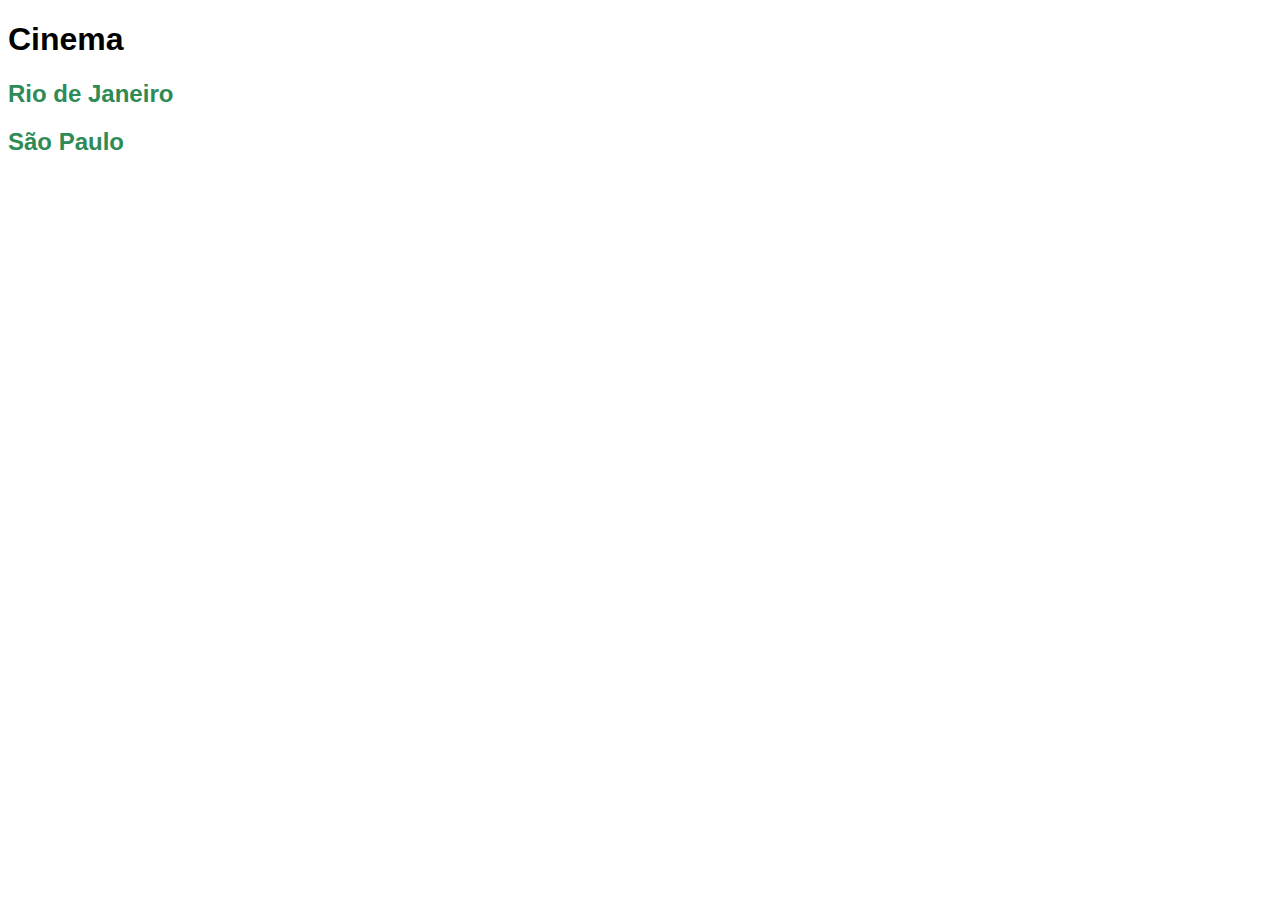
<file: cinema/index.html>
<!DOCTYPE html>
<html lang="en">
<head>
    <meta charset="UTF-8">
    <meta http-equiv="X-UA-Compatible" content="IE=edge">
    <meta name="viewport" content="width=device-width, initial-scale=1.0">
    <link rel="stylesheet" href="./css/style.css">
    <title>Cinema</title>
</head>
<body>
    <h1>Cinema</h1>
    <h2><a href="./estados/rj.html">Rio de Janeiro</a></h2>
    <h2><a href="./estados/sp.html">São Paulo</a></h2>
</body>
</html>
</file>
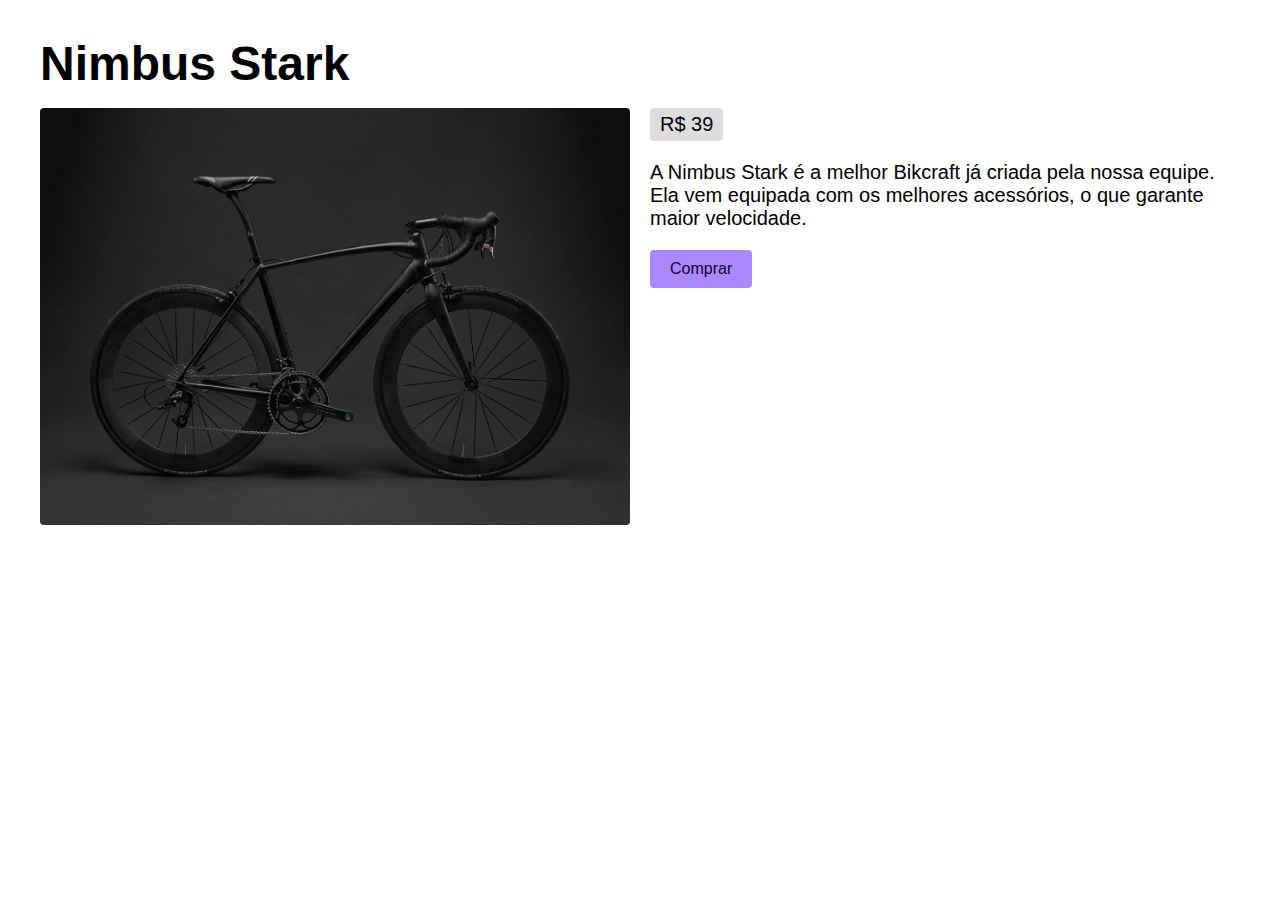
<file: css -curso/index.html>
<!DOCTYPE html>
<html lang="en">

<head>
    <meta charset="UTF-8">
    <meta http-equiv="X-UA-Compatible" content="IE=edge">
    <meta name="viewport" content="width=device-width, initial-scale=1.0">
    <link rel="stylesheet" href="./css/style.css">
    <title>css</title>
</head>

<body>
    <main>
        <div class="wrapper">
            <h1 class="titulo">Nimbus Stark</h1>
            <img class="foto" src="./img/bicicleta.jpg" alt="bicicleta">
            <div class="info">
            <span class="preco">R$ 39</span>
            <p class="descricao">A Nimbus Stark é a melhor Bikcraft já criada pela nossa equipe. Ela vem equipada com os melhores acessórios, o que garante maior velocidade.</p>
            <a class="comprar" href="#">Comprar</a>
            </div>
        </div>
    </main>
</body>

</html>
</file>
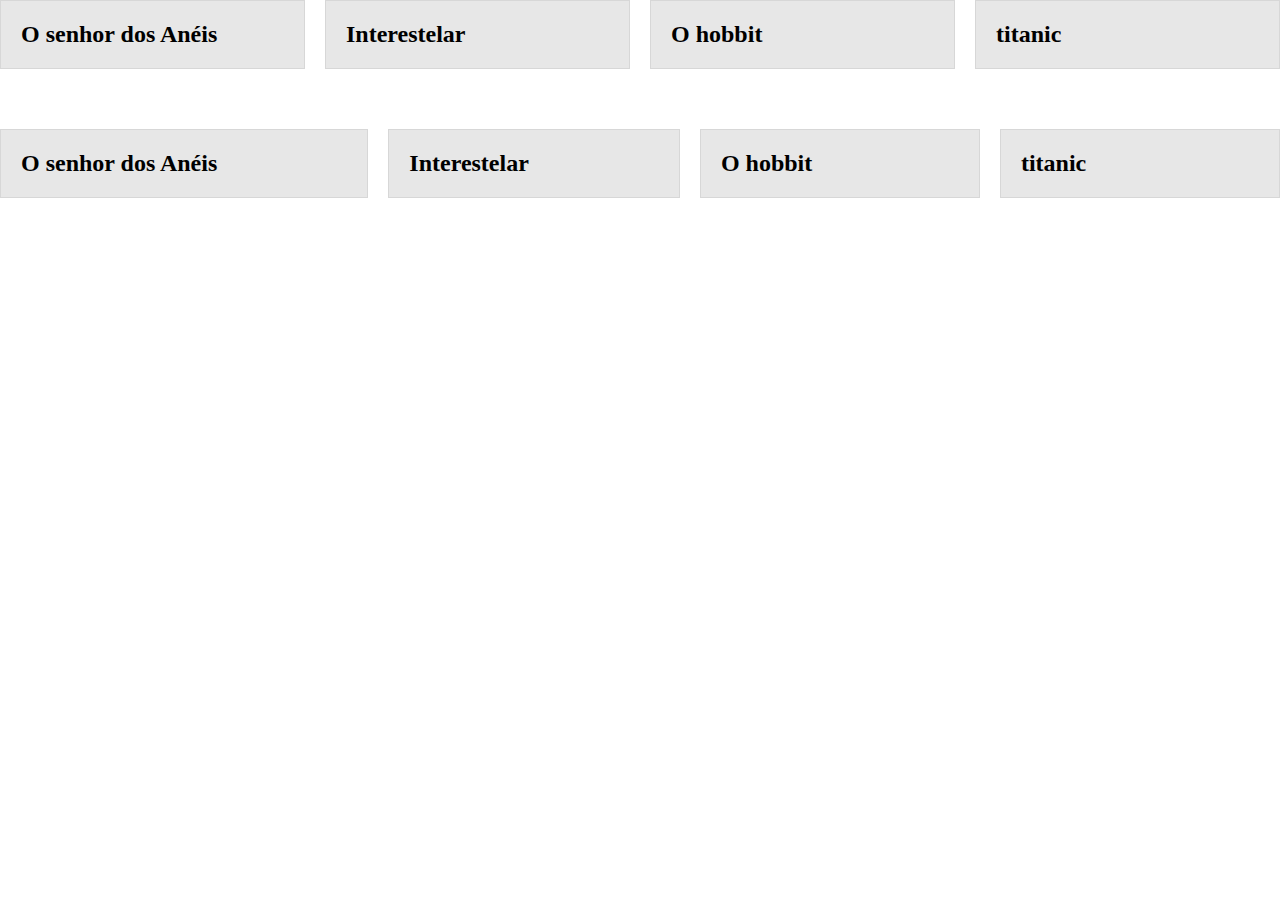
<file: Flexbox 1/index.html>
<!DOCTYPE html>
<html lang="en">
<head>
  <meta charset="UTF-8">
  <meta http-equiv="X-UA-Compatible" content="IE=edge">
  <meta name="viewport" content="width=device-width, initial-scale=1.0">
  <link rel="stylesheet" href="./css/style.css">
  <title>Flexbox</title>
</head>
<body>
  <main>
    <div class="flexbox">
      <h2>O senhor dos Anéis</h2>
      <h2>Interestelar</h2>
      <h2>O hobbit</h2>
      <h2>titanic</h2>
    </div>
    <div class="grid">
      <h2>O senhor dos Anéis</h2>
      <h2>Interestelar</h2>
      <h2>O hobbit</h2>
      <h2>titanic</h2>
    </div>
  </main>
</body>
</html>
</file>
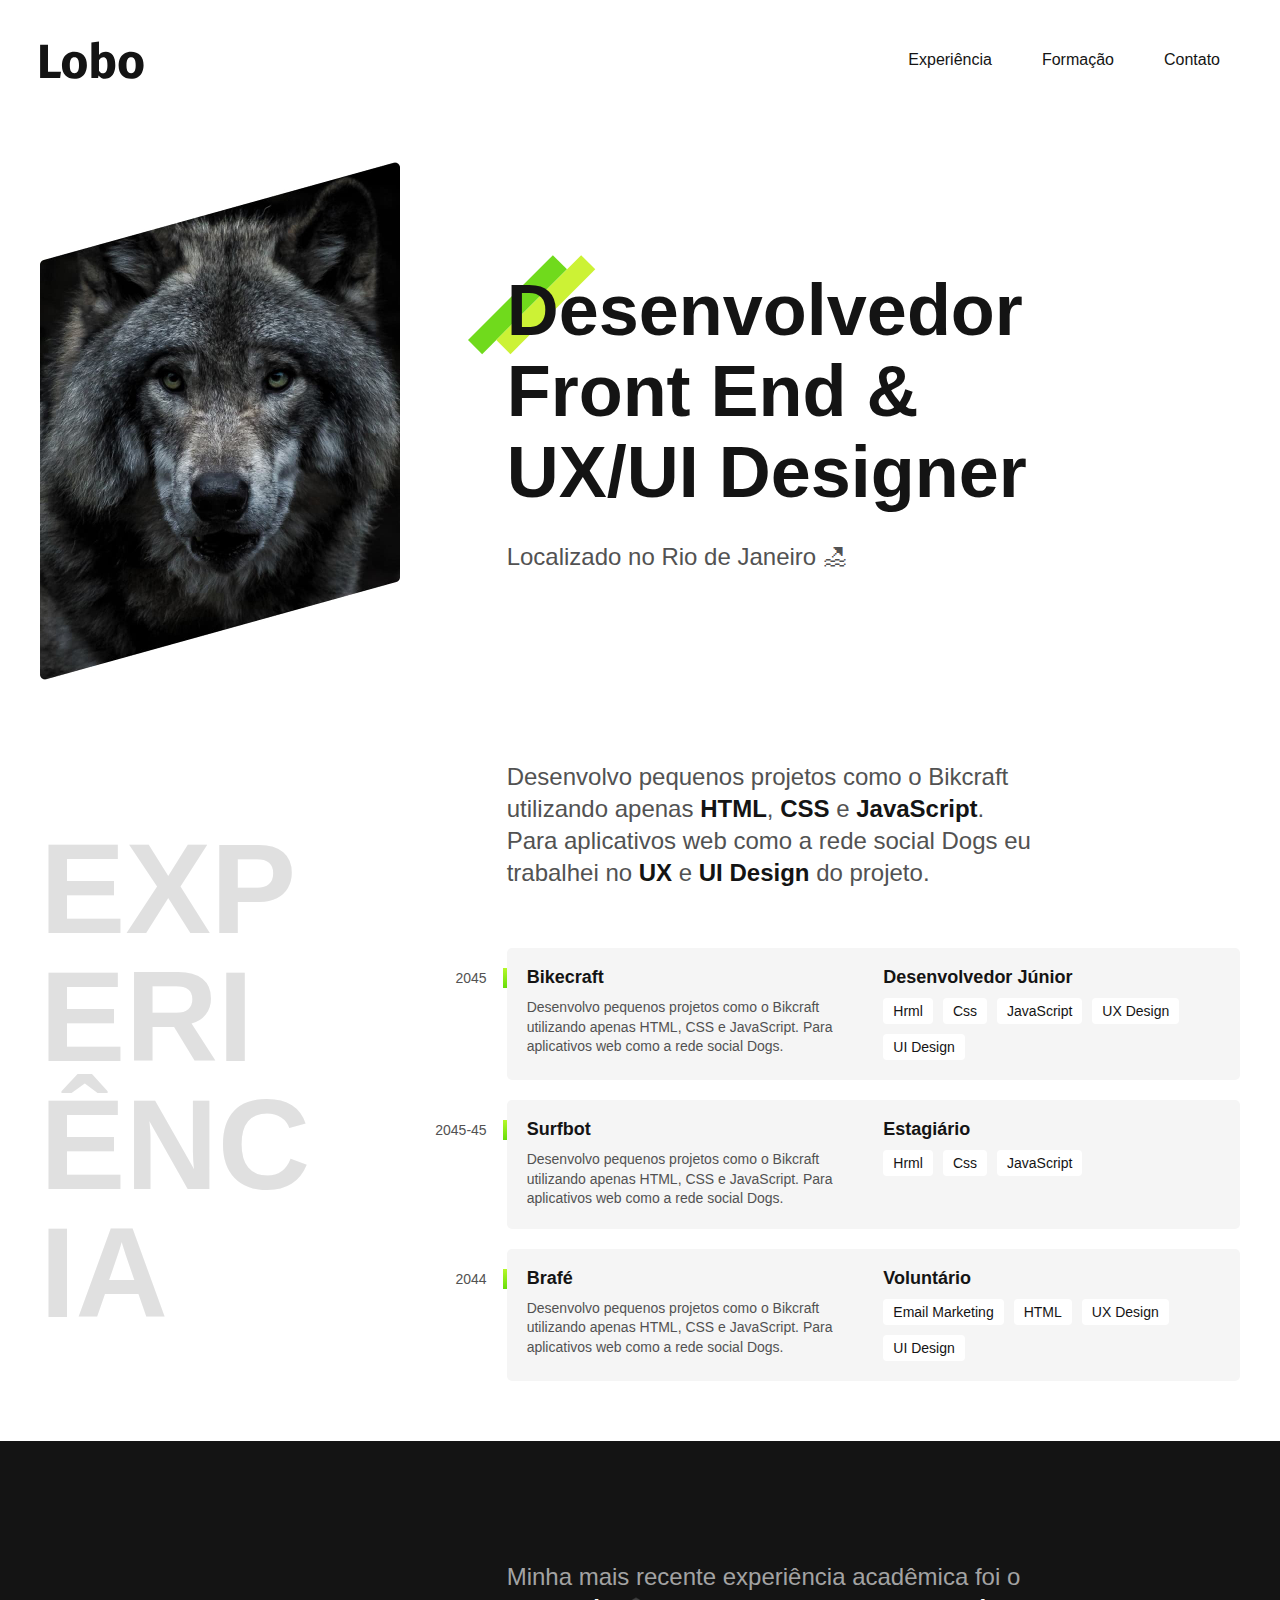
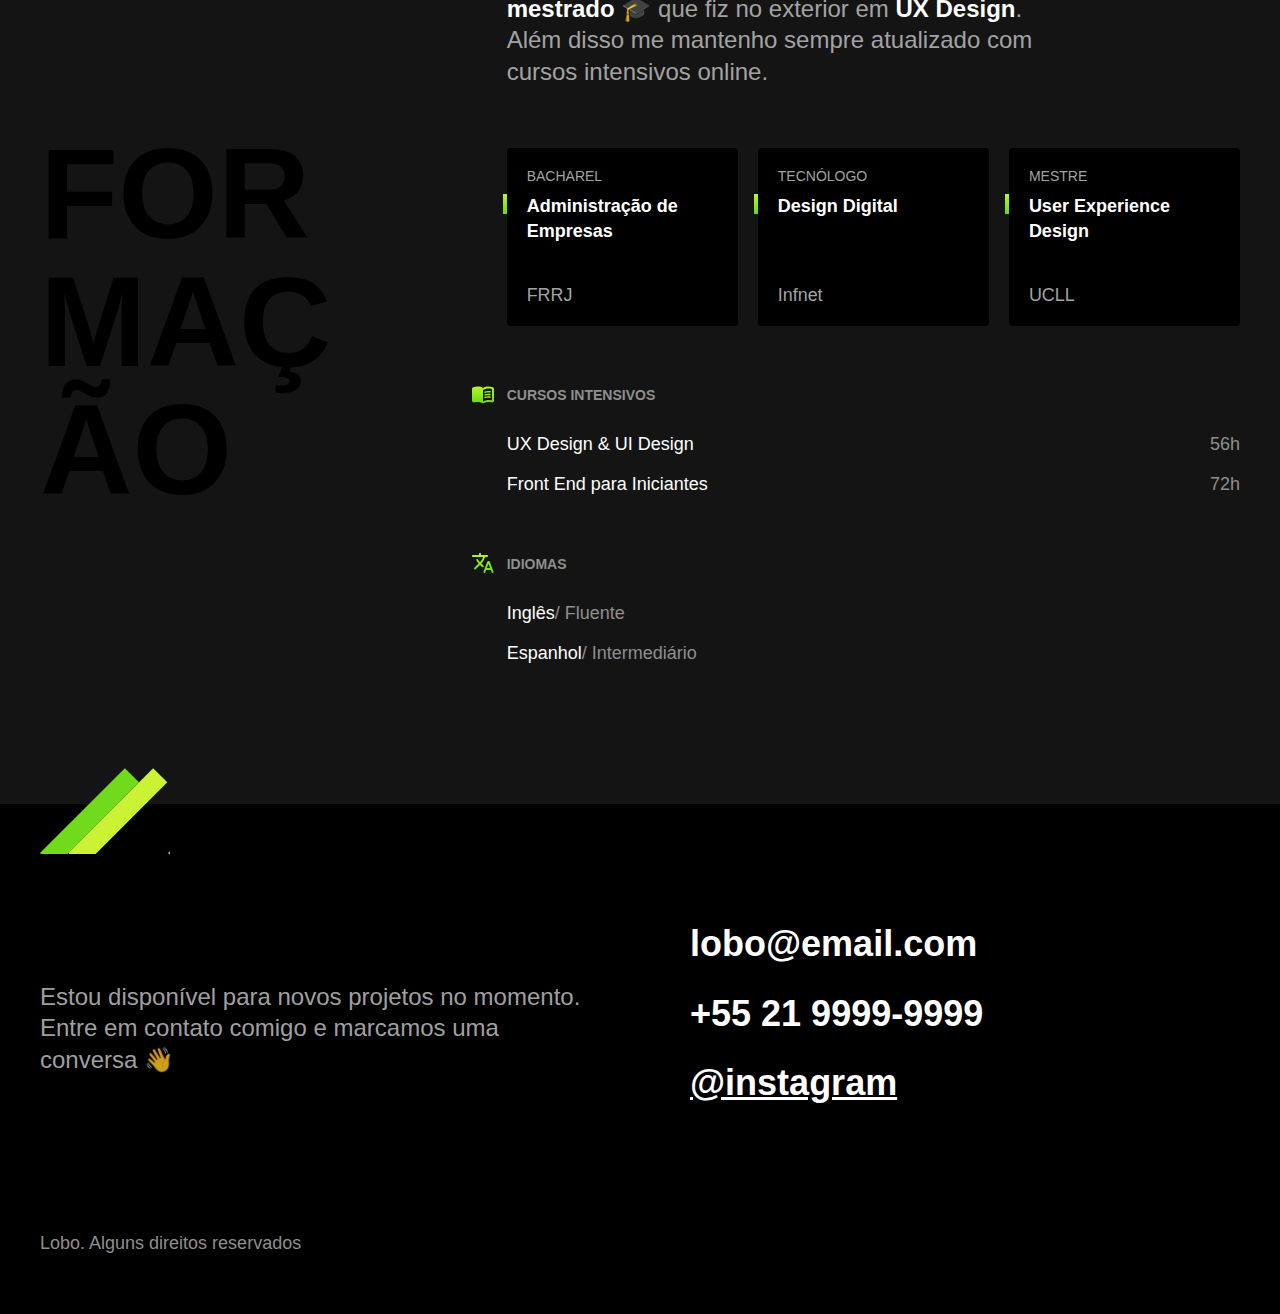
<file: Portfolio Projeto/index.html>
<!DOCTYPE html>
<html lang="en">
<head>
  <meta charset="UTF-8">
  <meta http-equiv="X-UA-Compatible" content="IE=edge">
  <meta name="viewport" content="width=device-width, initial-scale=1.0">
  <meta name="description" content="Desenvolvedor Front End & UX/UI Designer">
  <title>Lobo - Desenvolverdor e Designer</title>
  <link rel="stylesheet" href="Css/style.css">
  <link rel="icon" href="./favicon.svg" type="image/svg+xml">
  <link rel="preconnect" href="https://fonts.googleapis.com">
<link rel="preconnect" href="https://fonts.gstatic.com" crossorigin>
<link href="https://fonts.googleapis.com/css2?family=Fira+Sans:wght@400;700&display=swap" rel="stylesheet">
</head>

<body>
  <header class="header">
    <img src="./img/marca.svg" alt="lobo" width="104" height="38">
    <nav>
      <ul class="header-menu">
        <li><a href="#experiencia">Experiência</a></li>
        <li><a href="#formacao">Formação</a></li>
        <li><a href="#contato">Contato</a></li>
      </ul>
    </nav>
  </header>

  <main class="introducao">
    <img src="./img/perfil.jpg" alt="Lobo Cinza" width="360" height="520">
    <div>
      <h1>Desenvolvedor<br> Front End &<br> UX/UI Designer</h1>
      <p>Localizado no Rio de Janeiro 🏖</p>
    </div>
  </main>

  <section class="experiencia" id="experiencia" aria-label="Experiência" >
    <h2 class="subtitulo">Experiência</h2>
    <div>
      <p class="experiencia-texto">Desenvolvo pequenos projetos como o Bikcraft utilizando apenas <strong>HTML</strong>, <strong>CSS</strong> e <strong>JavaScript</strong>. Para aplicativos web como a rede social Dogs eu trabalhei no <strong>UX</strong> e <strong>UI Design</strong> do projeto.</p>
      <div class="empresa">
        <span class="empresa-ano">2045</span>
        <h3 class="empresa-titulo">Bikecraft</h3>
        <span class="empresa-titulo">Desenvolvedor Júnior</span>
        <p class="empresa-texto">Desenvolvo pequenos projetos como o Bikcraft utilizando apenas HTML, CSS e JavaScript. Para aplicativos web como a rede social Dogs.</p>
        <ul class="empresa-habilidades">
          <li>Hrml</li>
          <li>Css</li>
          <li>JavaScript</li>
          <li>UX Design</li>
          <li>UI Design</li>
        </ul>
      </div>
      <div class="empresa">
        <span class="empresa-ano">2045-45</span>
        <h3 class="empresa-titulo">Surfbot</h3>
        <span class="empresa-titulo">Estagiário</span>
        <p class="empresa-texto">Desenvolvo pequenos projetos como o Bikcraft utilizando apenas HTML, CSS e JavaScript. Para aplicativos web como a rede social Dogs.</p>
        <ul class="empresa-habilidades">
          <li>Hrml</li>
          <li>Css</li>
          <li>JavaScript</li>
        </ul>
      </div>
      <div class="empresa">
        <span class="empresa-ano">2044</span>
        <h3 class="empresa-titulo">Brafé</h3>
        <span class="empresa-titulo">Voluntário</span>
        <p class="empresa-texto">Desenvolvo pequenos projetos como o Bikcraft utilizando apenas HTML, CSS e JavaScript. Para aplicativos web como a rede social Dogs.</p>
        <ul class="empresa-habilidades">
          <li>Email Marketing</li>
          <li>HTML</li>
          <li>UX Design</li>
          <li>UI Design</li>
        </ul>
      </div>
    </div>
  </section>

  <section class="formacao" id="formacao" aria-label="F414ormação">
    <div class="formacao-container">
      <h2 class="subtitulo">Formação</h2>

      <div>
        <p class="formacao-texto">
          Minha mais recente experiência acadêmica foi o <strong>mestrado</strong> 🎓 que fiz no exterior em <strong>UX Design</strong>. Além disso me mantenho sempre atualizado com cursos intensivos online.
        </p>
        <ul class="faculdade-lista">
          <li class="faculdade">
            <span class="faculdade-tipo">Bacharel</span>
            <h3 class="faculdade-curso">Administração
              de Empresas</h3>
            <span class="faculdade-instituicao">FRRJ</span>
          </li>
          <li class="faculdade">
            <span class="faculdade-tipo">Tecnólogo</span>
            <h3 class="faculdade-curso">Design
              Digital</h3>
            <span class="faculdade-instituicao">Infnet</span>
          </li>
          <li class="faculdade">
            <span class="faculdade-tipo">Mestre</span>
            <h3 class="faculdade-curso">User Experience
              Design</h3>
            <span class="faculdade-instituicao">UCLL</span>
          </li>
        </ul>

        <div class="formacao-extra"> 
          <div class="cursos">
            <h3>Cursos intensivos</h3>
            <ul>
              <li>UX Design & UI Design<span>56h</span></li>
              <li>Front End para Iniciantes<span>72h</span></li>
            </ul>
          </div>
          <div class="idiomas">
            <h3>Idiomas</h3>
            <ul>
              <li>Inglês<span>/ Fluente</span></li>
              <li>Espanhol<span>/ Intermediário</span></li>
            </ul>
          </div>
        </div>
      </div>
    </div>
  </section>

  <footer class="footer" id="contato">
    <div class="footer-container">
      <p class="footer-texto">Estou disponível para novos projetos no momento. Entre em contato comigo e marcamos uma conversa 👋</p>
      <ul class="footer-contato">
        <li>lobo@email.com</li>
        <li>+55 21 9999-9999</li>
        <li><a href="/">@instagram</a></li>
      </ul>
      <p class="footer-copy">Lobo. Alguns direitos reservados</p>
    </div>
  </footer>

</body>

</html>
</file>
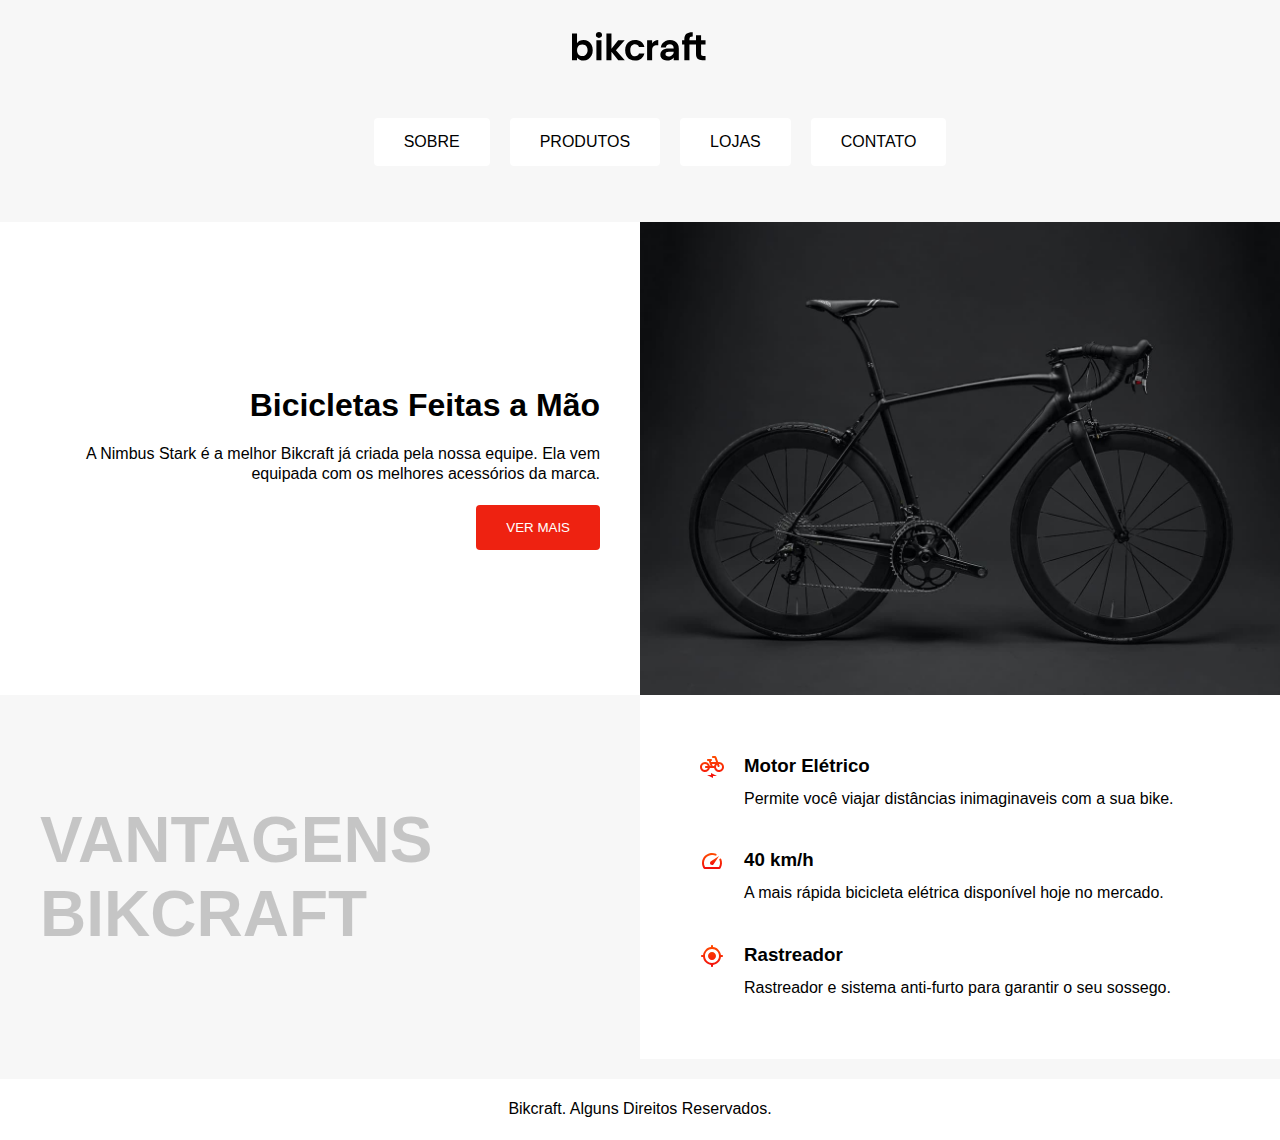
<file: Posicionamento Exercício 1/index.html>
<!DOCTYPE html>
<html lang="pt-br">
<head>
  <meta charset="UTF-8">
  <meta http-equiv="X-UA-Compatible" content="IE=edge">
  <meta name="viewport" content="width=device-width, initial-scale=1.0">
  <link rel="stylesheet" href="./css/style.css">
  <title>Bikcraft</title>
</head>
<body>
    <img class="logo" src="./img/bikcraft.svg" alt="bikecraft">
    <header class="menu">
      <nav class="nav">
        <ul class="list-menu">
          <li><a href="#">SOBRE</a></li>
          <li><a href="#">PRODUTOS</a></li>
          <li><a href="#">LOJAS</a></li>
          <li><a href="#">CONTATO</a></li>
        </ul>
      </nav>
    </header>
    <main>
      <section class="info">
        <div class="intro">
          <span class="detalhe"></span>
          <h1>Bicicletas Feitas a Mão</h1>
          <p>A Nimbus Stark é a melhor Bikcraft já criada pela nossa equipe. Ela vem equipada com os melhores acessórios da marca.</p>
          <a href="#" alt="Button ver mais"><button>VER MAIS</button></a>
        </div>
        <img class="bike" src="./img/bicicleta.jpg" alt="bicicleta">
        <h2 class="subtitulo">VANTAGENS BIKCRAFT</h2>
        <div class="vantagens">
            <div class="vantagens-intem">
              <img src="./img/eletrica.svg" alt="Bicicleta eletrica">
              <h3>Motor Elétrico</h3>
              <p>Permite você viajar distâncias inimaginaveis com a sua bike.</p>
            </div>
            <div class="vantagens-intem">
              <img src="./img/velocidade.svg" alt="Velocidade">
              <h3>40 km/h</h3>
              <p>A mais rápida bicicleta elétrica disponível hoje no mercado.</p>
            </div>
            <div class="vantagens-intem">
              <img src="./img/rastreador.svg" alt="Bike Rastreavel">
              <h3>Rastreador</h3>
              <p>Rastreador e sistema anti-furto para garantir o seu sossego.</p>
            </div>   
        </div>
      </section>
    </main>
    <footer class="rodape">
      <p>Bikcraft. Alguns Direitos Reservados.</p>
    </footer>
</body>
</html>
</file>
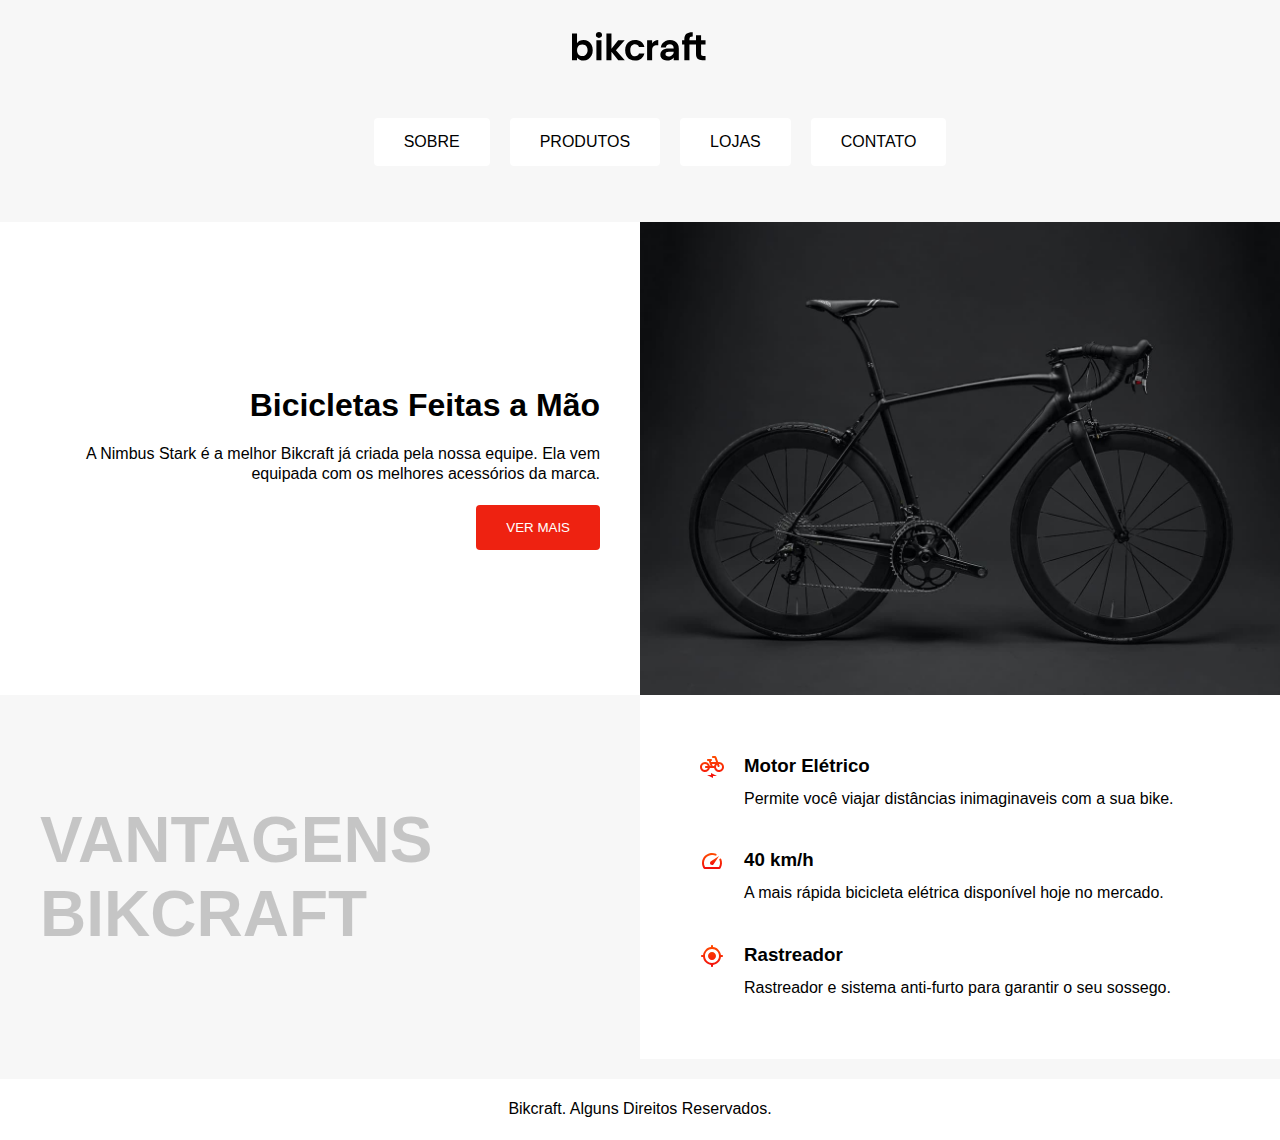
<file: Posicionamento Exercício 1/index.html>
<!DOCTYPE html>
<html lang="pt-br">
<head>
  <meta charset="UTF-8">
  <meta http-equiv="X-UA-Compatible" content="IE=edge">
  <meta name="viewport" content="width=device-width, initial-scale=1.0">
  <link rel="stylesheet" href="./css/style.css">
  <title>Bikcraft</title>
</head>
<body>
    <img class="logo" src="./img/bikcraft.svg" alt="bikecraft">
    <header class="menu">
      <nav class="nav">
        <ul class="list-menu">
          <li><a href="#">SOBRE</a></li>
          <li><a href="#">PRODUTOS</a></li>
          <li><a href="#">LOJAS</a></li>
          <li><a href="#">CONTATO</a></li>
        </ul>
      </nav>
    </header>
    <main>
      <section class="info">
        <div class="intro">
          <span class="detalhe"></span>
          <h1>Bicicletas Feitas a Mão</h1>
          <p>A Nimbus Stark é a melhor Bikcraft já criada pela nossa equipe. Ela vem equipada com os melhores acessórios da marca.</p>
          <a href="#" class="button-bike" alt="Button ver mais"><button>VER MAIS</button></a>
        </div>
        <img class="bike" src="./img/bicicleta.jpg" alt="bicicleta">
        <h2 class="subtitulo">VANTAGENS BIKCRAFT</h2>
        <div class="vantagens">
            <div class="vantagens-intem">
              <img src="./img/eletrica.svg" alt="Bicicleta eletrica">
              <h3>Motor Elétrico</h3>
              <p>Permite você viajar distâncias inimaginaveis com a sua bike.</p>
            </div>
            <div class="vantagens-intem">
              <img src="./img/velocidade.svg" alt="Velocidade">
              <h3>40 km/h</h3>
              <p>A mais rápida bicicleta elétrica disponível hoje no mercado.</p>
            </div>
            <div class="vantagens-intem">
              <img src="./img/rastreador.svg" alt="Bike Rastreavel">
              <h3>Rastreador</h3>
              <p>Rastreador e sistema anti-furto para garantir o seu sossego.</p>
            </div>   
        </div>
      </section>
    </main>
    <footer class="rodape">
      <p>Bikcraft. Alguns Direitos Reservados.</p>
    </footer>
</body>
</html>
</file>
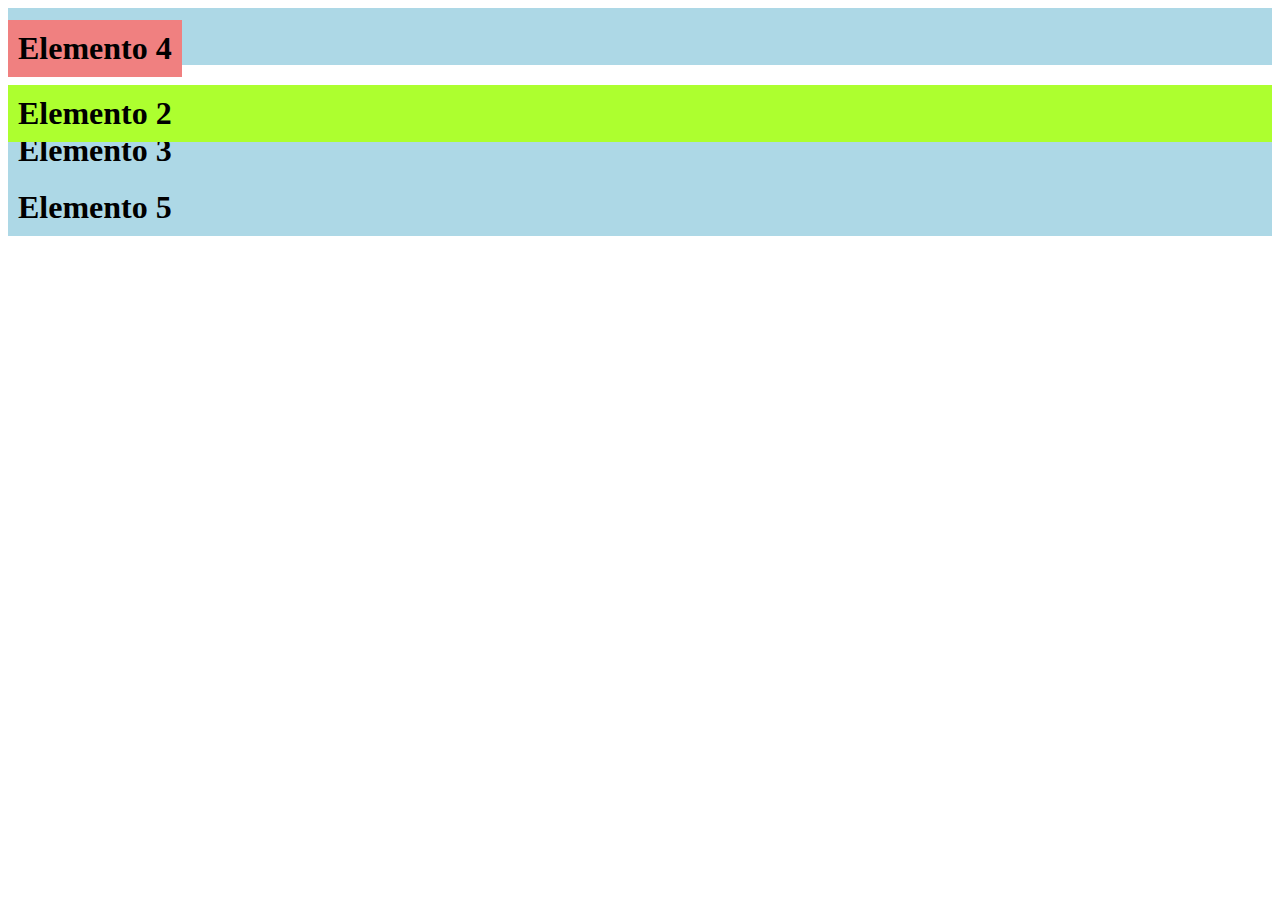
<file: Position/index.html>
<!DOCTYPE html>
<html lang="en">
<head>
  <meta charset="UTF-8">
  <meta http-equiv="X-UA-Compatible" content="IE=edge">
  <meta name="viewport" content="width=device-width, initial-scale=1.0">
  <link rel="stylesheet" href="./css/style.css">
  <title>Position</title>
</head>
<body>
  <main>
  <h1>Elemento 1</h1>
  <h1 class="index1">Elemento 2</h1>
  <h1>Elemento 3</h1>
  <h1 class="index2">Elemento 4</h1>
  <h1>Elemento 5</h1>
  </main>
</body>
</html>
</file>
<file: cinema/css/style.css>
.hoje {
  color: red;  
}
.amanha {
    color: darkblue;
}

a{
    text-decoration: none;
}

h2 a{
    color: seagreen;

}
p{
    font-size: 20px;
}

body{
    font-family: Arial, Helvetica, sans-serif;
}
</file>
<file: css -curso/css/style.css>
body {
  font-family: Arial, Helvetica, sans-serif;
  margin: 40px;
}
.wrapper{
  display: grid;
  gap: 20px;
  grid-template-columns:repeat(2, 1fr);
}

h1,
p {
  margin: 0;
}
img{
  max-width: 100%;
  border-radius: 4px;
  }
p, span{
  font-size: 20px;
}
.info{
  place-self: start;
  display: grid;
  place-items: start;
  gap: 20px;
}
.titulo{
  font-size: 48px;
  line-height: 1;
  grid-column: 1 / -1;
}
img {
  max-width: 100%;
  border-radius: 4px;
}
.comprar { 
  background: #a8f;
  padding: 10px 20px;
  color: #103;
  text-decoration: none;
  border-radius: 4px;
}

.preco {
  background: #ddd;
  padding: 5px 10px;
  border-radius: 4px;
}
</file>
<file: Flexbox 1/css/style.css>
.flexbox{
  display: flex;
  flex-wrap: wrap;
  gap: 20px;
  place-content: center;
}
body{
  margin: 0px;
}
h2{
background: #e7e7e7;
border: 1px solid #d7d7d7;
padding: 20px;
margin: 0px;
flex: 1;
}
.grid{
  margin-top: 60px;
  display: grid;
  gap: 20px;
  grid-template-columns: repeat(auto-fit, minmax(150px, auto));
}
</file>
<file: Portfolio Projeto/Css/style.css>
@import url(./global.css);
@import url(./header.css);
@import url(introducao.css);
@import url(./experiencia.css);
@import url(./formacao.css);
@import url(./footer.css);
</file>
<file: Posicionamento Exercício 1/css/style.css>
body{
  font-family: Arial, Helvetica, sans-serif;
  background: #f7f7f7;
  margin: 0px;
  display: grid;
  justify-items: center;
  gap: 1,25rem;
}

p{
  font-size: 1,25rem;
  line-height: 1.3;
}
p, h1, h2, h3{
  margin: 0px;
}
li {
  list-style: none;
}
.logo{
  max-width: 100%;
  display: flex;
  padding-top: 30px;
  justify-content: center;
  margin-bottom: 20px;
  margin: 0 auto;
}

/* AQUI COMEÇA O MENU */
.nav{
  display: flex;
  padding: 40px;
  gap: 20px;
}
.list-menu{
  display: flex;
  flex-wrap: wrap;
  justify-content: center;
  gap: 20px;

}
.list-menu li{
  background: #fff;
  padding: 15px 30px;
  border-radius: 4px;
}
.list-menu li a {
  text-decoration: none;
  color: #000;
}
.list-menu li a:hover{
  background-color: #e21;
  color: #fff;
  transition: 0.5;
}
/* //MENU */

/* INFO  */
.info{
  display: grid;
  grid-template-columns: 1fr 1fr;
  max-width: 100%;
  padding-bottom: 20px;
}
a button:hover{
  background:#fff ;
  color: #e21;
  outline: 2px solid #e21;
}
.intro{
  background: #fff;
  padding: 40px;
  text-align: right;
  position: relative;
  display: grid;
  gap: 20px;
  align-content: center;
  justify-content: end;
}
.intro button{
  background: #e21;
  border: none;
  padding: 15px 30px;
  color: #fff;
  text-transform: uppercase;
  border-radius: 4px;
  cursor: pointer;
}
/*  // INFO  */

.rodape{
  display: flex;
  gap: 30px;
  justify-content: center;
  background: #fff;
  width: 100%;
  padding: 20px;
  text-align: center;
  box-sizing: border-box;
}
main{
  justify-items: center;
  display: grid;
  width: 100%;
  max-width: 100%;
  margin: 0 auto;
}
.vantagens {
  background: #fff;
  padding: 40px;
}
.vantagens-intem{
  display: grid;
  grid-template-columns: auto 1fr;
  gap: 10px 20px;
  padding: 20px;
}
.subtitulo{
  font-size: 64px;
  text-transform: uppercase;
  color: rgba(0, 0, 0, 0.2);
  align-self: center;
  padding: 40px;
}
.bike{
  max-width: 100%;
  display: block;
}
.vantagens-intem p {
  grid-column: 2;
}
.img-1{
  display: grid;
  max-width: 100%;
}
.img-1, .bike{
  display:grid;
}


@media (min-width:390px) and (max-width:414px){
  .info{
    grid-template-columns: 1fr
  }
  .bike{
    width: 390px;
  }
  .subtitulo{
    font-size: 42px;
    word-wrap: break-word;
  }
  .intro{
    text-align: inherit;
  }
  .menu .nav{
    flex-wrap: wrap;
  }
  
}
</file>
<file: Posicionamento Exercício 1/css/style.css>
body{
  font-family: Arial, Helvetica, sans-serif;
  background: #f7f7f7;
  margin: 0px;
  display: grid;
  justify-items: center;
  gap: 1,25rem;
}

p{
  font-size: 1,25rem;
  line-height: 1.3;
}
p, h1, h2, h3{
  margin: 0px;
}
li {
  list-style: none;
}
.logo{
  max-width: 100%;
  display: flex;
  padding-top: 30px;
  justify-content: center;
  margin-bottom: 20px;
  margin: 0 auto;
}

/* AQUI COMEÇA O MENU */
.nav{
  display: flex;
  padding: 40px;
  gap: 20px;
}
.list-menu{
  display: flex;
  flex-wrap: wrap;
  justify-content: center;
  gap: 20px;

}
.list-menu li{
  background: #fff;
  padding: 15px 30px;
  border-radius: 4px;
}
.list-menu li a {
  text-decoration: none;
  color: #000;
}
.list-menu li:hover{
  outline: 2px solid #e21;
  color: #fff;
  transition: 0.5;
}
/* //MENU */

/* INFO  */
.info{
  display: grid;
  grid-template-columns: 1fr 1fr;
  max-width: 100%;
  padding-bottom: 20px;
}
.button-bike :hover{
  background:#fff ;
  color: #e21;
  outline: 2px solid #e21;
}
.intro{
  background: #fff;
  padding: 40px;
  text-align: right;
  position: relative;
  display: grid;
  gap: 20px;
  align-content: center;
  justify-content: end;
}
.intro button{
  background: #e21;
  border: none;
  padding: 15px 30px;
  color: #fff;
  text-transform: uppercase;
  border-radius: 4px;
  cursor: pointer;
}
/*  // INFO  */

.rodape{
  display: flex;
  gap: 30px;
  justify-content: center;
  background: #fff;
  width: 100%;
  padding: 20px;
  text-align: center;
  box-sizing: border-box;
}

/*  / Main  */
main{
  justify-items: center;
  display: grid;
  width: 100%;
  max-width: 100%;
  margin: 0 auto;
}
.vantagens {
  background: #fff;
  padding: 40px;
}
.vantagens-intem{
  display: grid;
  grid-template-columns: auto 1fr;
  gap: 10px 20px;
  padding: 20px;
}
.subtitulo{
  font-size: 64px;
  text-transform: uppercase;
  color: rgba(0, 0, 0, 0.2);
  align-self: center;
  padding: 40px;
}
.bike{
  max-width: 100%;
  display: block;
}
.vantagens-intem p {
  grid-column: 2;
}
.img-1{
  display: grid;
  max-width: 100%;
}
.img-1, .bike{
  display:grid;
}
/*  // Main  */

/*  / Breakpoint desktop  */
@media(max-width:800px){
  .info{
    grid-template-columns: 1fr;
  }
  .subtitulo{
    font-size: 42px;
    word-wrap: break-word;
    text-align: center;
  }
  .intro{
    text-align: center;
  }
}
/*  // Breakpoint desktop  */

/*  / Breakpoint mobile  */
@media (min-width: 390px) and (max-width: 414px){
  .info{
    grid-template-columns: 1fr
  }
  .bike{
    width: 390px;
  }
  .subtitulo{
    font-size: 42px;
    word-wrap: break-word;
    text-align: center;
  }
  .intro{
    text-align: center;
  }
  .menu .nav{
    flex-wrap: wrap;
  }
}
/*  // Breakpoint mobile  */
</file>
<file: Position/css/style.css>
h1{
  margin: 0px;
  padding: 10px;
  background: lightblue
}

.index1{
  position: relative;
  background: greenyellow;
  top: 20px ;
  z-index: 0;
}
.index2{
  position: absolute;
  background:lightcoral;
  top: 20px ;
  z-index: 0;
}
</file>
